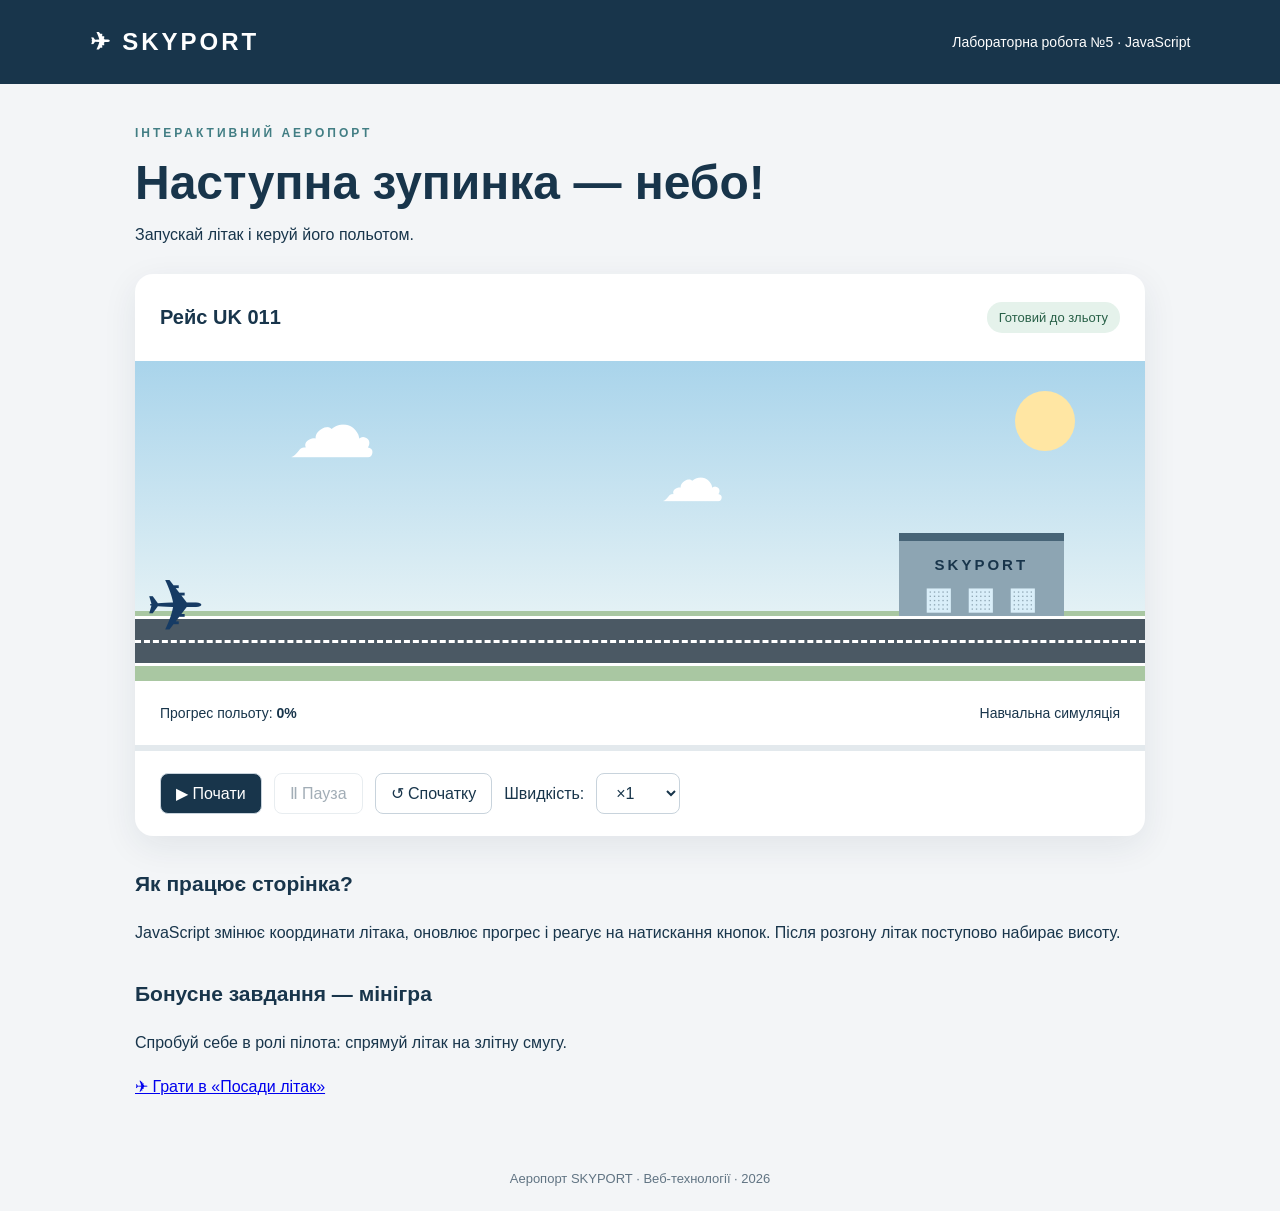
<file: index.html>
<!DOCTYPE html>
<html lang="uk">

<head>
    <meta charset="UTF-8">
    <meta name="viewport" content="width=device-width, initial-scale=1.0">

    <title>Аеропорт SKYPORT</title>

    <link rel="stylesheet" href="style.css">
    <script src="script.js" defer></script>
</head>

<body>
    <header>
        <h2>✈ SKYPORT</h2>
        <p>Лабораторна робота №5 · JavaScript</p>
    </header>

    <main>
        <section class="intro">
            <p class="subtitle">ІНТЕРАКТИВНИЙ АЕРОПОРТ</p>
            <h1>Наступна зупинка — небо!</h1>
            <p>Запускай літак і керуй його польотом.</p>
        </section>

        <section class="airport">
            <div class="flight-heading">
                <h2>Рейс UK 011</h2>
                <p id="status" role="status">Готовий до зльоту</p>
            </div>

            <div id="scene">
                <div class="sun"></div>

                <div class="cloud cloud-one">☁</div>
                <div class="cloud cloud-two">☁</div>

                <div class="terminal">
                    SKYPORT
                    <div class="windows">▦ ▦ ▦</div>
                </div>

                <div class="runway"></div>

                <div id="plane" role="img" aria-label="Літак">
                    ✈
                </div>
            </div>

            <div class="flight-info">
                <p>Прогрес польоту: <strong id="progress">0%</strong></p>
                <p>Навчальна симуляція</p>
            </div>

            <div id="progressBar" class="progress-bar" role="progressbar" aria-label="Прогрес польоту" aria-valuemin="0"
                aria-valuemax="100" aria-valuenow="0">
                <div id="progressFill"></div>
            </div>

            <div class="controls">
                <button id="startButton" type="button">
                    ▶ Почати
                </button>

                <button id="pauseButton" type="button" disabled>
                    Ⅱ Пауза
                </button>

                <button id="resetButton" type="button">
                    ↺ Спочатку
                </button>

                <label for="speed">
                    Швидкість:
                </label>

                <select id="speed">
                    <option value="0.5">×0.5</option>
                    <option value="1" selected>×1</option>
                    <option value="2">×2</option>
                    <option value="3">×3</option>
                </select>
            </div>
        </section>

        <section class="description">
            <h2>Як працює сторінка?</h2>
            <p>
                JavaScript змінює координати літака,
                оновлює прогрес і реагує на натискання кнопок.
                Після розгону літак поступово набирає висоту.
            </p>
        </section>
        <section class="description">
            <h2>Бонусне завдання — мінігра</h2>

            <p>
                Спробуй себе в ролі пілота:
                спрямуй літак на злітну смугу.
            </p>

            <a href="game.html">✈ Грати в «Посади літак»</a>
        </section>
        <p>
    </main>

    <footer>
        Аеропорт SKYPORT · Веб-технології · 2026
    </footer>
</body>

</html>
</file>
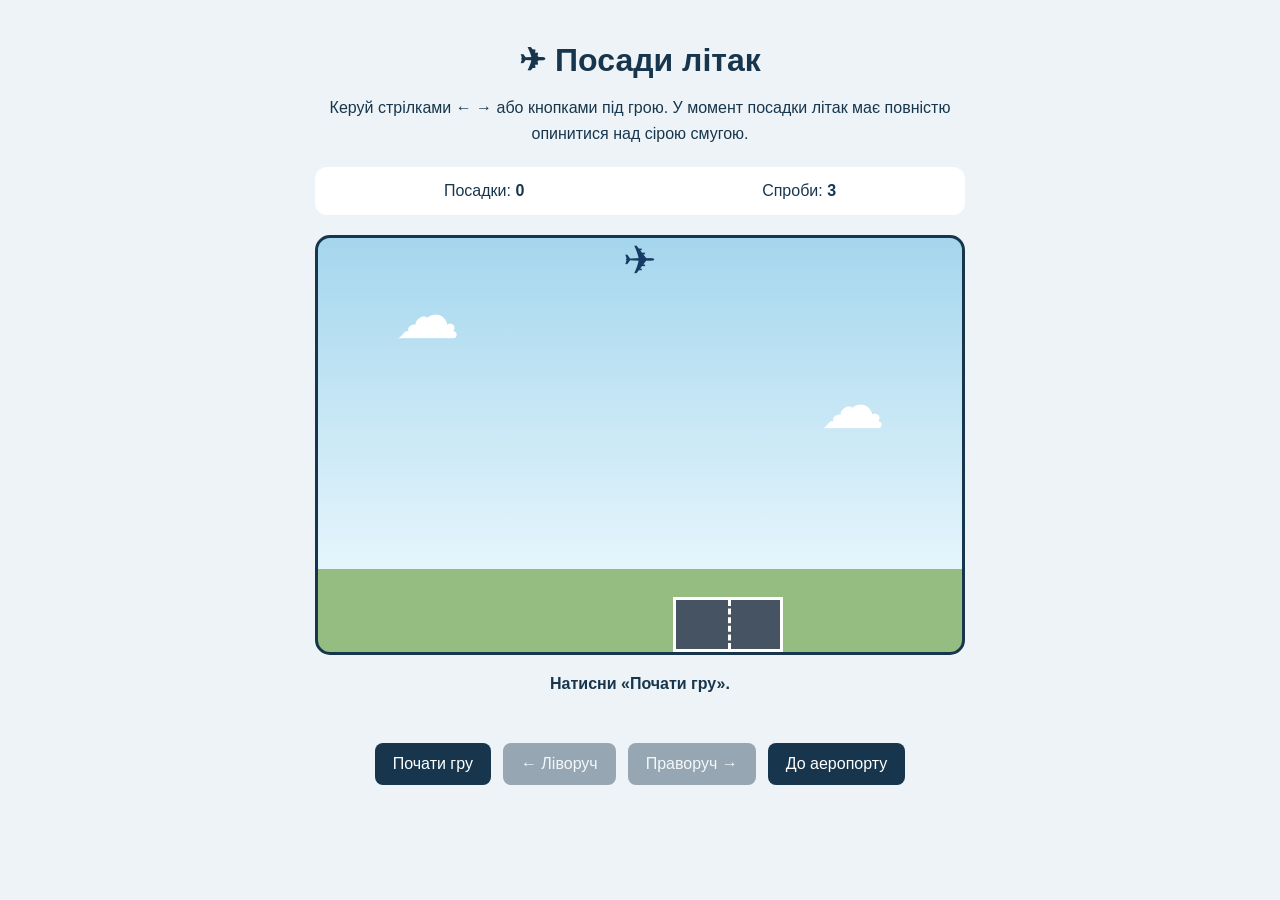
<file: game.html>
<!DOCTYPE html>
<html lang="uk">

<head>
    <meta charset="UTF-8">
    <meta name="viewport" content="width=device-width, initial-scale=1.0">
    <title>SKYPORT — Посади літак</title>

    <style>
        * {
            box-sizing: border-box;
        }

        body {
            margin: 0;
            padding: 20px;
            background: #edf3f7;
            color: #17364d;
            font-family: Arial, sans-serif;
            text-align: center;
        }

        main {
            max-width: 650px;
            margin: auto;
        }

        h1 {
            margin-bottom: 10px;
        }

        p {
            line-height: 1.6;
        }

        .panel {
            display: flex;
            justify-content: space-around;
            gap: 10px;
            margin: 20px 0;
            padding: 15px;
            background: white;
            border-radius: 12px;
        }

        #field {
            position: relative;
            height: 420px;
            overflow: hidden;
            border: 3px solid #17364d;
            border-radius: 15px;
            background: linear-gradient(#a5d6ed 0%,
                    #e5f5fc 80%,
                    #95bd82 80%);
        }

        .cloud {
            position: absolute;
            color: white;
            font-size: 65px;
        }

        .cloud-one {
            top: 40px;
            left: 12%;
        }

        .cloud-two {
            top: 130px;
            right: 12%;
        }

        #runway {
            position: absolute;
            bottom: 0;
            width: 110px;
            height: 55px;
            background: #465362;
            border: 3px solid white;
        }

        #runway::after {
            content: "";
            position: absolute;
            left: 50%;
            top: 0;
            height: 100%;
            border-left: 3px dashed white;
        }

        #plane {
            position: absolute;
            left: 0;
            top: 0;
            width: 44px;
            height: 44px;
            color: #163b64;
            font-size: 40px;
            line-height: 44px;
        }

        .buttons {
            display: flex;
            flex-wrap: wrap;
            justify-content: center;
            gap: 12px;
            margin-top: 20px;
        }

        button,
        a {
            padding: 12px 18px;
            border: 0;
            border-radius: 8px;
            background: #17364d;
            color: white;
            font: inherit;
            text-decoration: none;
        }

        button {
            cursor: pointer;
            touch-action: manipulation;
        }

        button:disabled {
            opacity: 0.4;
            cursor: default;
        }

        button:focus-visible,
        a:focus-visible {
            outline: 3px solid #e9a52c;
            outline-offset: 3px;
        }

        #message {
            min-height: 52px;
            font-weight: bold;
        }
    </style>
</head>

<body>
    <main>
        <h1>✈ Посади літак</h1>

        <p>
            Керуй стрілками ← → або кнопками під грою.
            У момент посадки літак має повністю
            опинитися над сірою смугою.
        </p>

        <div class="panel">
            <span>Посадки: <strong id="score">0</strong></span>
            <span>Спроби: <strong id="lives">3</strong></span>
        </div>

        <div id="field" aria-label="Ігрове поле">
            <span class="cloud cloud-one">☁</span>
            <span class="cloud cloud-two">☁</span>

            <div id="runway"></div>
            <div id="plane" role="img" aria-label="Літак">✈</div>
        </div>

        <p id="message" role="status">
            Натисни «Почати гру».
        </p>

        <div class="buttons">
            <button id="start" type="button">Почати гру</button>
            <button id="left" type="button" disabled>← Ліворуч</button>
            <button id="right" type="button" disabled>Праворуч →</button>
            <a href="index.html">До аеропорту</a>
        </div>
    </main>

    <script>
        // Елементи сторінки.
        const field = document.getElementById("field");
        const plane = document.getElementById("plane");
        const runway = document.getElementById("runway");

        const scoreText = document.getElementById("score");
        const livesText = document.getElementById("lives");
        const message = document.getElementById("message");

        const startButton = document.getElementById("start");
        const leftButton = document.getElementById("left");
        const rightButton = document.getElementById("right");

        // Стан гри.
        let x = 0;
        let y = 0;
        let runwayX = 0;
        let score = 0;
        let lives = 3;
        let running = false;
        let lastTime = null;
        let frameId = null;

        const keys = {
            left: false,
            right: false
        };

        // Малюємо нові координати через CSS.
        function render() {
            plane.style.transform = `translate(${x}px, ${y}px)`;
            runway.style.left = `${runwayX}px`;

            scoreText.textContent = score;
            livesText.textContent = lives;
        }

        // Готуємо наступну посадку.
        function newRound() {
            const maxRunwayX = field.clientWidth - runway.offsetWidth;

            runwayX = Math.random() * Math.max(0, maxRunwayX);
            x = (field.clientWidth - plane.offsetWidth) / 2;
            y = 0;

            render();
        }

        // Зміщення літака з обмеженням краями поля.
        function movePlane(distance) {
            if (!running) {
                return;
            }

            const maxX = field.clientWidth - plane.offsetWidth;

            x = Math.max(0, Math.min(maxX, x + distance));
            render();
        }

        function finishGame() {
            running = false;
            frameId = null;

            leftButton.disabled = true;
            rightButton.disabled = true;
            startButton.textContent = "Грати знову";

            message.textContent =
                `Гру завершено! Успішних посадок: ${score}.`;
        }

        // Один кадр гри.
        function update(time) {
            if (!running) {
                return;
            }

            if (lastTime === null) {
                lastTime = time;
            }

            // Час у секундах. Обмеження запобігає різким стрибкам.
            const delta = Math.min((time - lastTime) / 1000, 0.05);
            lastTime = time;

            if (keys.left) {
                movePlane(-260 * delta);
            }

            if (keys.right) {
                movePlane(260 * delta);
            }

            // Після кожної успішної посадки швидкість зростає.
            const fallSpeed = Math.min(150, 55 + score * 8);
            y = y + fallSpeed * delta;

            const landingY = runway.offsetTop - plane.offsetHeight;

            if (y >= landingY) {
                const planeRight = x + plane.offsetWidth;
                const runwayRight = runwayX + runway.offsetWidth;

                // Перевіряємо, чи весь літак знаходиться над смугою.
                if (x >= runwayX && planeRight <= runwayRight) {
                    score = score + 1;
                    message.textContent =
                        "Успішна посадка! Спробуй ще раз.";
                } else {
                    lives = lives - 1;
                    message.textContent =
                        "Літак промахнувся. Спробуй наступну посадку!";
                }

                if (lives <= 0) {
                    y = landingY;
                    render();
                    finishGame();
                    return;
                }

                newRound();
            }

            render();
            frameId = requestAnimationFrame(update);
        }

        function startGame() {
            // Скасовуємо старий цикл перед новим запуском.
            cancelAnimationFrame(frameId);

            score = 0;
            lives = 3;
            running = true;
            lastTime = null;

            keys.left = false;
            keys.right = false;

            leftButton.disabled = false;
            rightButton.disabled = false;

            startButton.textContent = "Почати заново";
            message.textContent = "Спрямуй літак на злітну смугу!";

            newRound();
            frameId = requestAnimationFrame(update);
        }

        startButton.addEventListener("click", startGame);

        // Екранні кнопки рухають літак на один крок.
        leftButton.addEventListener("click", function () {
            movePlane(-25);
        });

        rightButton.addEventListener("click", function () {
            movePlane(25);
        });

        // Клавіатура дозволяє рухатися безперервно.
        document.addEventListener("keydown", function (event) {
            if (!running) {
                return;
            }

            if (event.key === "ArrowLeft") {
                event.preventDefault();
                keys.left = true;
            }

            if (event.key === "ArrowRight") {
                event.preventDefault();
                keys.right = true;
            }
        });

        document.addEventListener("keyup", function (event) {
            if (event.key === "ArrowLeft") {
                keys.left = false;
            }

            if (event.key === "ArrowRight") {
                keys.right = false;
            }
        });

        // При переході на іншу вкладку прибираємо затиснуті клавіші.
        window.addEventListener("blur", function () {
            keys.left = false;
            keys.right = false;
        });

        document.addEventListener("visibilitychange", function () {
            lastTime = null;
        });

        // Підлаштовуємо координати під нову ширину поля.
        window.addEventListener("resize", function () {
            x = Math.max(
                0,
                Math.min(x, field.clientWidth - plane.offsetWidth)
            );

            runwayX = Math.max(
                0,
                Math.min(runwayX, field.clientWidth - runway.offsetWidth)
            );

            render();
        });

        newRound();
    </script>
</body>

</html>
</file>
<file: style.css>
* {
    box-sizing: border-box;
}

body {
    margin: 0;
    background: #f3f5f7;
    color: #18354b;
    font-family: Arial, sans-serif;
}

header {
    display: flex;
    justify-content: space-between;
    align-items: center;
    gap: 15px;
    padding: 20px 7%;
    background: #18354b;
    color: white;
}

header h2 {
    margin: 0;
    letter-spacing: 3px;
}

header p {
    font-size: 14px;
}

main {
    max-width: 1050px;
    margin: auto;
    padding: 30px 20px;
}

.intro {
    margin-bottom: 30px;
}

.subtitle {
    color: #427e84;
    font-size: 12px;
    font-weight: bold;
    letter-spacing: 3px;
}

h1 {
    margin: 15px 0;
    font-size: clamp(30px, 5vw, 48px);
}

.airport {
    overflow: hidden;
    background: white;
    border-radius: 18px;
    box-shadow: 0 10px 35px #18354b15;
}

.flight-heading {
    display: flex;
    justify-content: space-between;
    align-items: center;
    gap: 15px;
    padding: 15px 25px;
}

.flight-heading h2 {
    font-size: 20px;
}

#status {
    padding: 8px 12px;
    background: #e5f2eb;
    color: #286047;
    border-radius: 15px;
    font-size: 13px;
}

#scene {
    position: relative;
    height: 320px;
    overflow: hidden;
    background: linear-gradient(to bottom,
            #a9d4eb 0%,
            #e3f1f5 78%,
            #a9c7a2 78%);
}

.sun {
    position: absolute;
    top: 30px;
    right: 70px;
    width: 60px;
    height: 60px;
    background: #ffe6a3;
    border-radius: 50%;
}

.cloud {
    position: absolute;
    color: white;
    font-size: 90px;
    line-height: 1;
}

.cloud-one {
    top: 20px;
    left: 15%;
}

.cloud-two {
    top: 85px;
    left: 52%;
    font-size: 65px;
}

.terminal {
    position: absolute;
    right: 8%;
    bottom: 65px;
    padding: 15px 25px 0;
    background: #8da5b3;
    border-top: 8px solid #476477;
    text-align: center;
    font-size: 15px;
    font-weight: bold;
    letter-spacing: 3px;
}

.windows {
    margin-top: 8px;
    color: #d9eef9;
    font-size: 30px;
}

.runway {
    position: absolute;
    bottom: 15px;
    width: 100%;
    height: 50px;
    background: #4b5964;
    border-top: 3px solid white;
    border-bottom: 3px solid white;
}

.runway::after {
    content: "";
    position: absolute;
    top: 21px;
    width: 100%;
    border-top: 3px dashed white;
}

#plane {
    position: absolute;
    left: 0;
    bottom: 35px;
    width: 80px;
    height: 80px;
    color: #163b64;
    font-size: 72px;
    line-height: 80px;
    text-align: center;
    will-change: transform;
}

.flight-info {
    display: flex;
    justify-content: space-between;
    gap: 15px;
    padding: 10px 25px;
    font-size: 14px;
}

.progress-bar {
    height: 6px;
    background: #e3e9ed;
}

#progressFill {
    width: 0;
    height: 100%;
    background: #438b85;
}

.controls {
    display: flex;
    align-items: center;
    flex-wrap: wrap;
    gap: 12px;
    padding: 22px 25px;
}

button,
select {
    padding: 10px 15px;
    border: 1px solid #c8d3dc;
    border-radius: 8px;
    background: white;
    color: #18354b;
    font: inherit;
}

button {
    cursor: pointer;
}

#startButton {
    background: #18354b;
    color: white;
}

button:not(:disabled):hover {
    filter: brightness(0.9);
}

button:disabled {
    opacity: 0.4;
    cursor: default;
}

button:focus-visible,
select:focus-visible {
    outline: 3px solid #d99422;
    outline-offset: 3px;
}

.description {
    margin-top: 30px;
    line-height: 1.7;
}

.description h2 {
    font-size: 21px;
}

footer {
    padding: 25px;
    color: #617483;
    text-align: center;
    font-size: 13px;
}

@media (max-width: 600px) {
    header {
        flex-direction: column;
        text-align: center;
    }

    .flight-heading {
        align-items: flex-start;
        flex-direction: column;
        gap: 0;
    }

    .flight-info {
        flex-direction: column;
        gap: 0;
    }

    #scene {
        height: 280px;
    }
}
</file>
